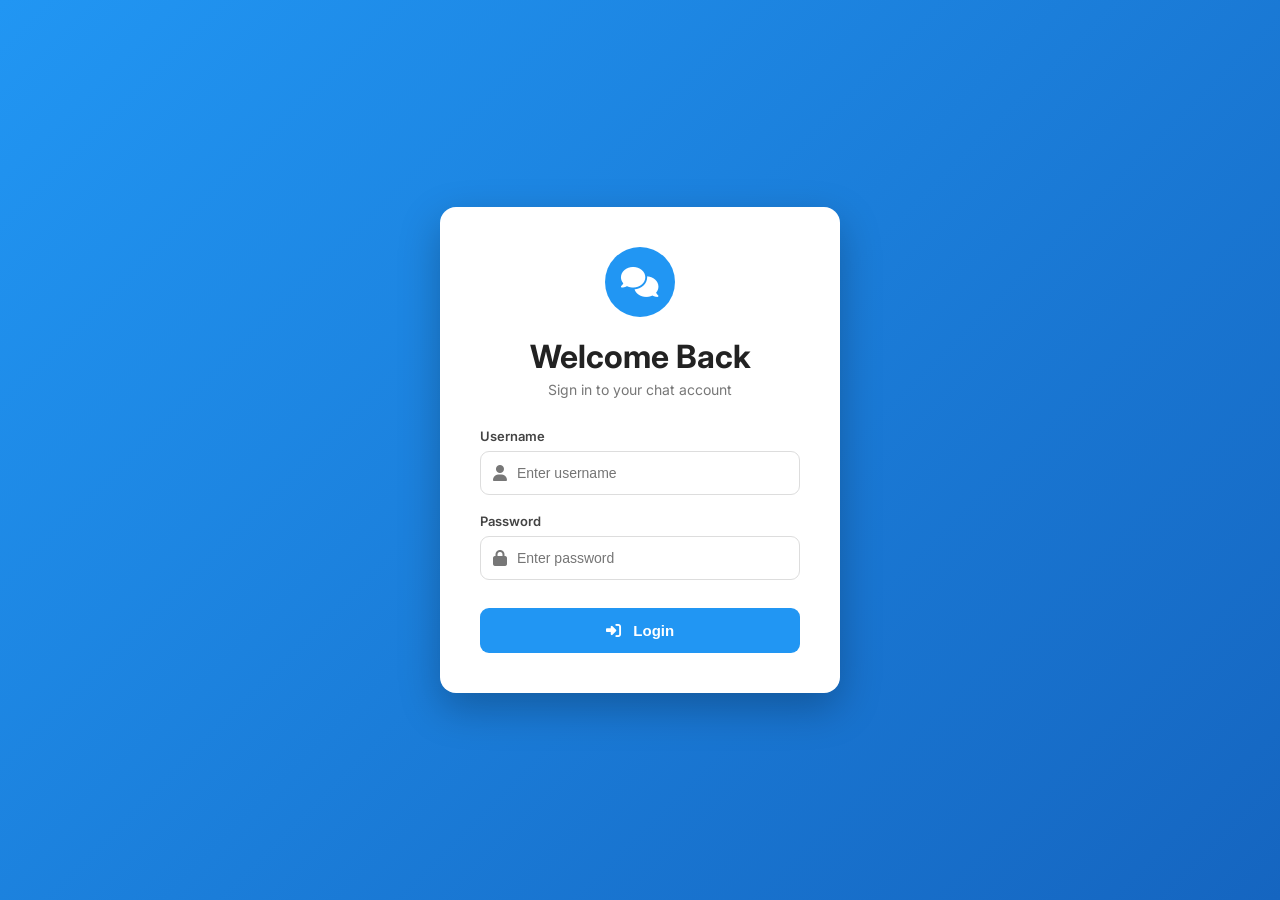
<file: src/main/resources/static/login.html>
<!DOCTYPE html>

<html lang="en">

<head>

    <meta charset="UTF-8">

    <meta
        name="viewport"
        content="width=device-width, initial-scale=1.0"
    >

    <title>Login - Chat Application</title>


    <link
        rel="stylesheet"
        href="https://cdnjs.cloudflare.com/ajax/libs/font-awesome/6.5.2/css/all.min.css"
    >


    <link
        href="https://fonts.googleapis.com/css2?family=Inter:wght@400;500;600;700&display=swap"
        rel="stylesheet"
    >


    <style>

        * {
            box-sizing:border-box;
        }


        body {

            margin:0;

            min-height:100vh;

            display:flex;

            align-items:center;

            justify-content:center;

            font-family:"Inter",sans-serif;

            background:
                linear-gradient(
                    135deg,
                    #2196f3,
                    #1565c0
                );

        }


        .login-card {

            width:400px;

            max-width:90%;

            background:white;

            padding:40px;

            border-radius:16px;

            box-shadow:
                0 15px 40px
                rgba(0,0,0,.25);

        }


        .logo {

            width:70px;

            height:70px;

            margin:auto;

            border-radius:50%;

            display:flex;

            align-items:center;

            justify-content:center;

            background:#2196f3;

            color:white;

            font-size:30px;

        }


        h1 {

            text-align:center;

            margin:20px 0 5px;

            color:#222;

        }


        .subtitle {

            text-align:center;

            color:#777;

            font-size:14px;

            margin-bottom:30px;

        }


        .input-group {

            margin-bottom:18px;

        }


        .input-group label {

            display:block;

            margin-bottom:7px;

            font-size:13px;

            font-weight:600;

            color:#444;

        }


        .input-box {

            display:flex;

            align-items:center;

            border:1px solid #ddd;

            border-radius:9px;

            padding:0 12px;

        }


        .input-box i {

            color:#777;

        }


        .input-box input {

            width:100%;

            border:none;

            outline:none;

            padding:13px 10px;

            font-size:14px;

        }


        #loginButton {

            width:100%;

            border:none;

            border-radius:9px;

            padding:14px;

            background:#2196f3;

            color:white;

            font-size:15px;

            font-weight:600;

            cursor:pointer;

            margin-top:10px;

        }


        #loginButton:hover {

            background:#1976d2;

        }


        #loginButton:disabled {

            background:#90caf9;

            cursor:not-allowed;

        }


        #errorMessage {

            display:none;

            margin-top:15px;

            padding:10px;

            border-radius:7px;

            background:#ffebee;

            color:#c62828;

            font-size:13px;

            text-align:center;

        }

    </style>

</head>


<body>


<div class="login-card">


    <div class="logo">

        <i class="fa-solid fa-comments"></i>

    </div>


    <h1>
        Welcome Back
    </h1>


    <div class="subtitle">

        Sign in to your chat account

    </div>


    <form id="loginForm">


        <div class="input-group">

            <label>
                Username
            </label>


            <div class="input-box">

                <i class="fa-solid fa-user"></i>


                <input
                    type="text"
                    id="username"
                    placeholder="Enter username"
                    required
                >

            </div>

        </div>



        <div class="input-group">

            <label>
                Password
            </label>


            <div class="input-box">

                <i class="fa-solid fa-lock"></i>


                <input
                    type="password"
                    id="password"
                    placeholder="Enter password"
                    required
                >

            </div>

        </div>


        <button
            id="loginButton"
            type="submit"
        >

            <i class="fa-solid fa-right-to-bracket"></i>

            &nbsp;

            Login

        </button>


        <div id="errorMessage"></div>


    </form>


</div>



<script>

document
    .getElementById("loginForm")
    .addEventListener("submit", async function(event) {

        event.preventDefault();


        const username =
            document
                .getElementById("username")
                .value
                .trim();


        const password =
            document
                .getElementById("password")
                .value;


        const button =
            document.getElementById(
                "loginButton"
            );


        const errorDiv =
            document.getElementById(
                "errorMessage"
            );


        errorDiv.style.display =
            "none";


        button.disabled =
            true;


        button.innerHTML =
            '<i class="fa-solid fa-spinner fa-spin"></i> Logging in...';


        try {

            console.log(
                "Sending login request..."
            );


            const response =
                await fetch(
                    "/auth/login",
                    {

                        method: "POST",

                        headers: {
                            "Content-Type":
                                "application/json"
                        },

                        body: JSON.stringify({

                            username:
                                username,

                            password:
                                password

                        })

                    }
                );


            console.log(
                "Login HTTP status:",
                response.status
            );


            /*
             * Read response as TEXT first.
             *
             * This prevents:
             * Unexpected end of JSON input
             */

            const responseText =
                await response.text();


            console.log(
                "Login response:",
                responseText
            );


            /*
             * Empty response
             */

            if (
                !responseText ||
                responseText.trim() === ""
            ) {

                throw new Error(
                    "Server returned an empty response. HTTP status: "
                    + response.status
                );

            }


            /*
             * Convert JSON text
             * into JavaScript object
             */

            let data;

            try {

                data =
                    JSON.parse(
                        responseText
                    );

            }
            catch (jsonError) {

                console.error(
                    "Invalid JSON response:",
                    responseText
                );

                throw new Error(
                    "Server returned an invalid response."
                );

            }


            /*
             * Login failed
             */

            if (!response.ok) {

                throw new Error(

                    data.message ||
                    data.error ||
                    "Invalid username or password"

                );

            }


            /*
             * Login successful
             */

            console.log(
                "Login successful:",
                data
            );


            /*
             * Your LoginResponse contains:
             *
             * private String token;
             */

            const token =
                data.token;


            if (!token) {

                throw new Error(
                    "JWT token was not returned by server."
                );

            }


            /*
             * Store JWT
             */

            localStorage.setItem(
                "token",
                token
            );


            console.log(
                "JWT token stored successfully."
            );


            /*
             * Open chat application
             */

            window.location.replace(
                "/index.html"
            );

        }

        catch (error) {

            console.error(
                "LOGIN ERROR:",
                error
            );


            errorDiv.textContent =
                error.message ||
                "Login failed";


            errorDiv.style.display =
                "block";


            button.disabled =
                false;


            button.innerHTML =
                '<i class="fa-solid fa-right-to-bracket"></i> &nbsp; Login';

        }

    });

</script>


</body>

</html>
</file>
